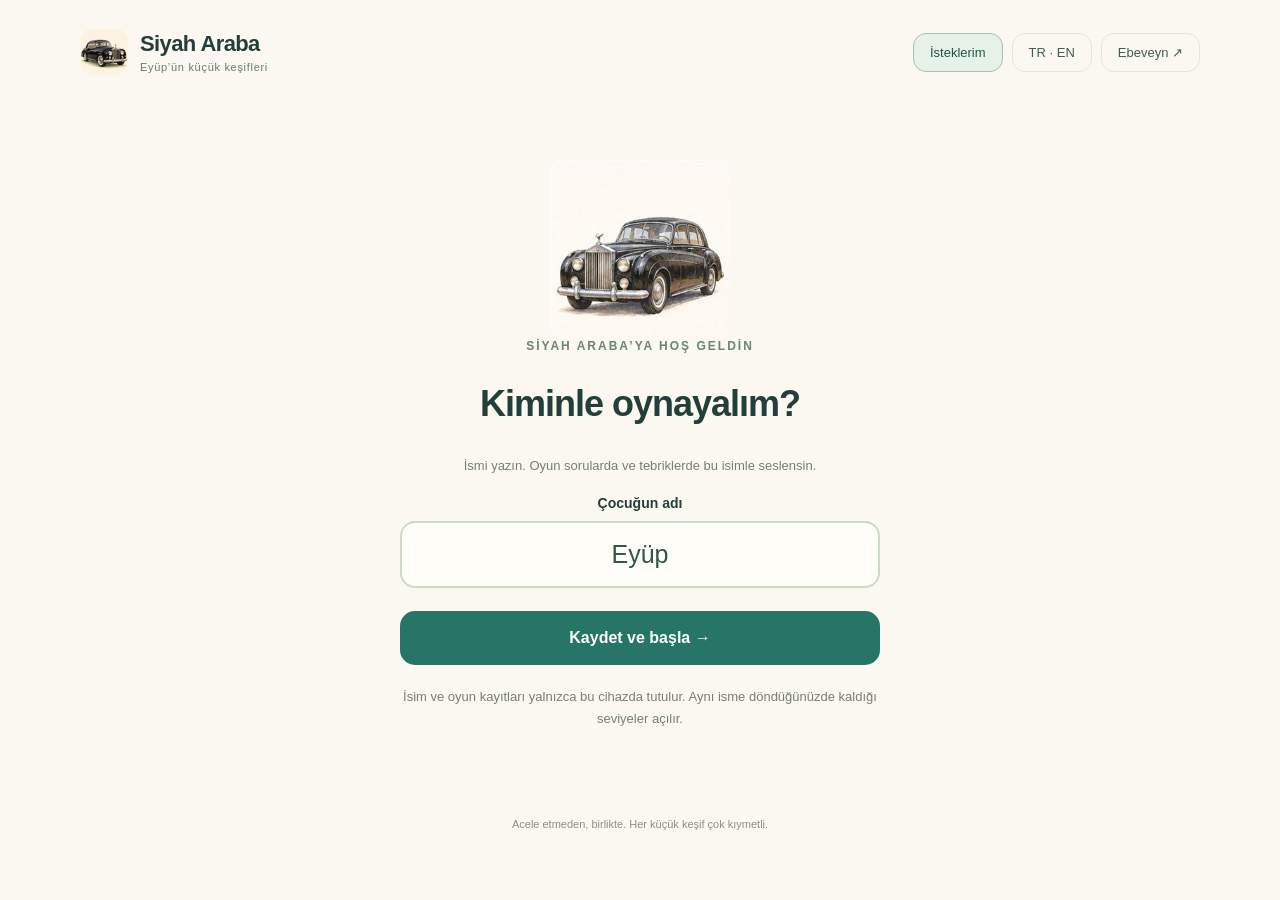
<file: index.html>
<!doctype html>
<html lang="tr"><head><meta charset="utf-8"><meta name="viewport" content="width=device-width,initial-scale=1"><meta name="theme-color" content="#267567"><meta name="description" content="Nesneleri, renkleri ve sayıları dokunarak keşfet. Türkçe ve İngilizce sesli öğrenme oyunu."><link rel="preload" as="image" href="police-512.jpg" fetchpriority="high"><link rel="manifest" href="manifest.webmanifest"><link rel="icon" href="icon-192.png"><link rel="apple-touch-icon" href="icon-192.png"><link rel="stylesheet" href="style.css?v=19"><title>Siyah Araba · Eyüp</title></head>
<body><header inert><a class="brand" href="./" aria-label="Ana sayfa"><span class="brand-icon">✦</span><span>minik keşifler<small>küçük adımlar, güzel keşifler</small></span></a><nav><button id="language" class="quiet" aria-label="Dil değiştir">TR / EN</button><button id="parent" class="quiet">Ebeveyn ↗</button></nav></header><section id="bootLoading" class="visual-loading" role="status"><h2>Uygulama hazırlanıyor…</h2><p>Birlikte biraz bekleyelim.</p></section><main id="app" class="visual-wait" aria-busy="true"></main><footer id="footer"></footer><dialog id="settings"><form method="dialog"><div class="dialog-head"><h2 id="settingsTitle">Ebeveyn alanı</h2><button class="quiet" aria-label="Kapat">✕</button></div><div id="settingsBody"></div></form></dialog><script src="app.js?v=19"></script><script src="learning.js?v=19"></script><script src="extras.js?v=19"></script><script src="lesson.js?v=19"></script><script src="communication.js?v=19"></script><script src="effects.js?v=19"></script><script src="expansion.js?v=19"></script><script src="games.js?v=19"></script><script src="pairs.js?v=19"></script><script src="basket.js?v=19"></script><script src="deepening.js?v=19"></script><script src="needs.js?v=19"></script><script src="explore-data.js?v=19"></script><script src="attention-data.js?v=19"></script><script src="explore.js?v=19"></script><script src="attention-interactive.js?v=19"></script><script src="updates.js?v=19"></script><script src="profile.js?v=19"></script><script src="navigation.js?v=19"></script><script src="readiness.js?v=19"></script></body></html>
</file>
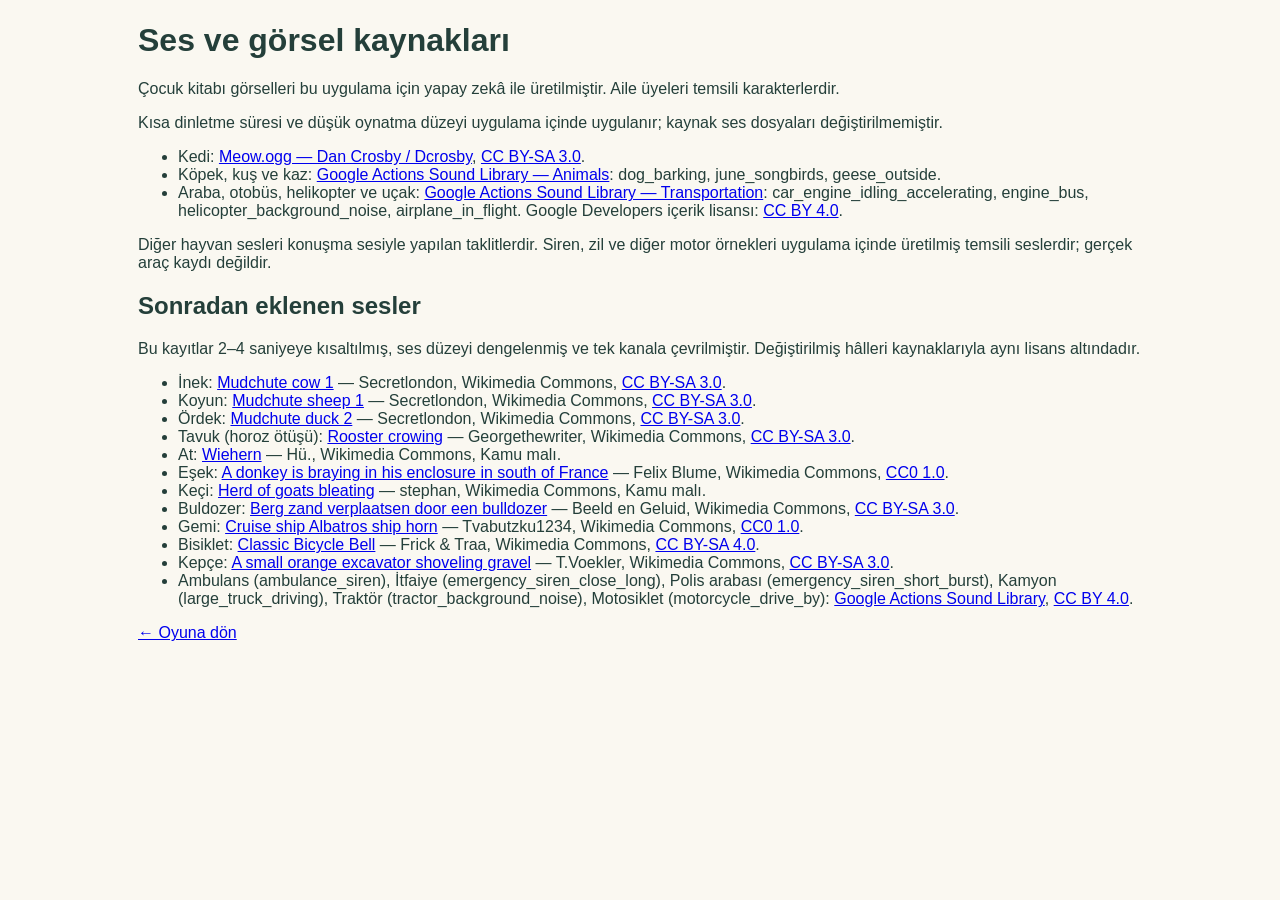
<file: credits.html>
<!doctype html><html lang="tr"><meta charset="utf-8"><meta name="viewport" content="width=device-width,initial-scale=1"><title>Ses ve görsel kaynakları · Siyah Araba</title><link rel="stylesheet" href="style.css"><main><h1>Ses ve görsel kaynakları</h1><p>Çocuk kitabı görselleri bu uygulama için yapay zekâ ile üretilmiştir. Aile üyeleri temsili karakterlerdir.</p><p>Kısa dinletme süresi ve düşük oynatma düzeyi uygulama içinde uygulanır; kaynak ses dosyaları değiştirilmemiştir.</p><ul><li>Kedi: <a href="https://commons.wikimedia.org/wiki/File:Meow.ogg">Meow.ogg — Dan Crosby / Dcrosby</a>, <a href="https://creativecommons.org/licenses/by-sa/3.0/">CC BY-SA 3.0</a>.</li><li>Köpek, kuş ve kaz: <a href="https://developers.google.com/assistant/tools/sound-library/animals">Google Actions Sound Library — Animals</a>: dog_barking, june_songbirds, geese_outside.</li><li>Araba, otobüs, helikopter ve uçak: <a href="https://developers.google.com/assistant/tools/sound-library/transportation">Google Actions Sound Library — Transportation</a>: car_engine_idling_accelerating, engine_bus, helicopter_background_noise, airplane_in_flight. Google Developers içerik lisansı: <a href="https://creativecommons.org/licenses/by/4.0/">CC BY 4.0</a>.</li></ul><p>Diğer hayvan sesleri konuşma sesiyle yapılan taklitlerdir. Siren, zil ve diğer motor örnekleri uygulama içinde üretilmiş temsili seslerdir; gerçek araç kaydı değildir.</p><h2>Sonradan eklenen sesler</h2><p>Bu kayıtlar 2–4 saniyeye kısaltılmış, ses düzeyi dengelenmiş ve tek kanala çevrilmiştir. Değiştirilmiş hâlleri kaynaklarıyla aynı lisans altındadır.</p><ul><li>İnek: <a href="https://commons.wikimedia.org/w/index.php?curid=2185049">Mudchute cow 1</a> — Secretlondon, Wikimedia Commons, <a href="https://creativecommons.org/licenses/by-sa/3.0/">CC BY-SA 3.0</a>.</li><li>Koyun: <a href="https://commons.wikimedia.org/w/index.php?curid=2185055">Mudchute sheep 1</a> — Secretlondon, Wikimedia Commons, <a href="https://creativecommons.org/licenses/by-sa/3.0/">CC BY-SA 3.0</a>.</li><li>Ördek: <a href="https://commons.wikimedia.org/wiki/File:Mudchute_duck_2.ogg">Mudchute duck 2</a> — Secretlondon, Wikimedia Commons, <a href="https://creativecommons.org/licenses/by-sa/3.0/">CC BY-SA 3.0</a>.</li><li>Tavuk (horoz ötüşü): <a href="https://commons.wikimedia.org/wiki/File:Rooster_crowing.oga">Rooster crowing</a> — Georgethewriter, Wikimedia Commons, <a href="https://creativecommons.org/licenses/by-sa/3.0/">CC BY-SA 3.0</a>.</li><li>At: <a href="https://commons.wikimedia.org/wiki/File:Wiehern.ogg">Wiehern</a> — Hü., Wikimedia Commons, Kamu malı.</li><li>Eşek: <a href="https://commons.wikimedia.org/wiki/File:157763_felix-blume_a-donkey-is-braying-in-his-enclosure-in-south-of-france.wav">A donkey is braying in his enclosure in south of France</a> — Felix Blume, Wikimedia Commons, <a href="https://creativecommons.org/publicdomain/zero/1.0/">CC0 1.0</a>.</li><li>Keçi: <a href="https://commons.wikimedia.org/wiki/File:Herd_of_goats_bleating.ogg">Herd of goats bleating</a> — stephan, Wikimedia Commons, Kamu malı.</li><li>Buldozer: <a href="https://commons.wikimedia.org/wiki/File:Berg_zand_verplaatsen_door_een_bulldozer_-_SoundCloud_-_Beeld_en_Geluid.ogg">Berg zand verplaatsen door een bulldozer</a> — Beeld en Geluid, Wikimedia Commons, <a href="https://creativecommons.org/licenses/by-sa/3.0/">CC BY-SA 3.0</a>.</li><li>Gemi: <a href="https://commons.wikimedia.org/w/index.php?curid=19478456">Cruise ship Albatros ship horn</a> — Tvabutzku1234, Wikimedia Commons, <a href="https://creativecommons.org/publicdomain/zero/1.0/">CC0 1.0</a>.</li><li>Bisiklet: <a href="https://commons.wikimedia.org/w/index.php?curid=58424105">Classic Bicycle Bell</a> — Frick & Traa, Wikimedia Commons, <a href="https://creativecommons.org/licenses/by-sa/4.0/">CC BY-SA 4.0</a>.</li><li>Kepçe: <a href="https://commons.wikimedia.org/w/index.php?curid=11124729">A small orange excavator shoveling gravel</a> — T.Voekler, Wikimedia Commons, <a href="https://creativecommons.org/licenses/by-sa/3.0/">CC BY-SA 3.0</a>.</li><li>Ambulans (ambulance_siren), İtfaiye (emergency_siren_close_long), Polis arabası (emergency_siren_short_burst), Kamyon (large_truck_driving), Traktör (tractor_background_noise), Motosiklet (motorcycle_drive_by): <a href="https://developers.google.com/assistant/tools/sound-library">Google Actions Sound Library</a>, <a href="https://creativecommons.org/licenses/by/4.0/">CC BY 4.0</a>.</li></ul><p><a href="./">← Oyuna dön</a></p></main></html>
</file>
<file: style.css>
:root{font-family:ui-rounded,'Trebuchet MS',Arial,sans-serif;color:#243f3a;background:#faf8f1;font-synthesis:none;--green:#267567;--line:#e1e7dc}*{box-sizing:border-box}body{margin:0}button,a,input,select{font:inherit}button,a{-webkit-tap-highlight-color:transparent}button{cursor:pointer}button:focus-visible,a:focus-visible,select:focus-visible,input:focus-visible{outline:4px solid #d28a20;outline-offset:4px}header{max-width:1180px;margin:auto;padding:28px 30px;display:flex;align-items:center;justify-content:space-between;gap:12px}.brand{display:flex;align-items:center;gap:12px;text-decoration:none;color:inherit;font-weight:800;font-size:22px;letter-spacing:-.6px}.brand-icon{display:grid;place-items:center;background:#e1eeda;color:#39775e;width:48px;height:48px;border-radius:17px;font-size:32px}.brand small{display:block;font-size:11px;font-weight:400;letter-spacing:.7px;margin-top:4px;color:#6c7c70}nav{display:flex;gap:9px}.quiet{border:1px solid var(--line);background:transparent;border-radius:13px;padding:11px 16px;color:#425d54;font-size:13px}main{max-width:1060px;margin:22px auto 0;padding:0 28px}.eyebrow{font-size:12px;letter-spacing:2px;font-weight:700;color:#6c8472;text-transform:uppercase}.hero{display:flex;justify-content:space-between;gap:20px;align-items:center;padding:5px 0 25px}.hero h1{font-size:clamp(32px,4.5vw,51px);letter-spacing:-2px;line-height:1.13;margin:15px 0}.hero h1 em{font-style:normal;color:var(--green)}.hero p{color:#738175;line-height:1.7;font-size:15px;max-width:420px}.hero-art{width:220px;flex-shrink:0}.section-title{display:flex;justify-content:space-between;align-items:center;margin:10px 0 18px}.section-title h2{font-size:18px;margin:0}.tag{font-size:12px;color:#6a7c6d;background:#edf0e5;border-radius:20px;padding:8px 13px}.categories{display:grid;grid-template-columns:repeat(3,1fr);gap:17px}.category{border:1px solid rgba(52,86,66,.09);background:var(--tint);border-radius:23px;padding:19px 22px;text-align:left;color:inherit;transition:transform .15s;position:relative;min-height:205px}.category:hover{transform:translateY(-3px)}.category .art{height:108px;display:flex;justify-content:center}.art svg{height:100%;max-width:100%}.category h3{font-size:19px;margin:11px 0 5px}.category p{margin:0;font-size:12px;color:#68796e}.category .arrow{position:absolute;bottom:24px;right:21px;font-size:23px;color:#5b7e69}.note{margin:23px 0;padding:16px 20px;border:1px solid var(--line);border-radius:16px;display:flex;gap:12px;align-items:center;font-size:13px;color:#6a7b6e}.note strong{color:#415f50}footer{text-align:center;font-size:11px;color:#899187;padding:20px 18px 25px}.game-top{display:flex;justify-content:space-between;align-items:center;margin-bottom:24px}.progress{display:flex;gap:8px}.dot{width:12px;height:12px;border-radius:50%;background:#e0e5d9}.dot.done{background:var(--green)}.dot.current{outline:2px solid var(--green);outline-offset:3px}.question{text-align:center}.question h1{font-size:clamp(28px,4vw,42px);letter-spacing:-1px;margin:18px 0}.primary{background:var(--green);color:white;border:0;border-radius:15px;padding:17px 25px;font-weight:700;min-height:54px}.listen{background:#e8f0df;color:#2d6755;border:0;padding:13px 20px;border-radius:30px}.choices{display:grid;grid-template-columns:repeat(var(--count),1fr);gap:22px;margin:30px auto 20px;max-width:800px}.choice{border:3px solid #e4e8dc;border-radius:27px;background:#fffdf7;padding:22px 12px;color:#355346;min-height:235px}.choice .art{height:160px;display:flex;align-items:center;justify-content:center}.choice.selected{border-color:#267567;background:#edf4e4}.choice span{display:block;font-size:21px;font-weight:700;margin-top:14px}.choice:disabled{opacity:1;color:#355346;cursor:default}.feedback{min-height:86px;text-align:center;font-size:20px;font-weight:700;display:flex;align-items:center;justify-content:center;flex-direction:column;gap:13px}.feedback p{margin:0}.subtle{font-size:13px;color:#7c877b;font-weight:400}.complete{text-align:center;max-width:620px;margin:55px auto}.complete .art{height:170px}.complete h1{font-size:38px}.complete p{color:#728071;line-height:1.7}.actions{display:flex;justify-content:center;gap:12px;margin-top:28px;flex-wrap:wrap}.number-art{font-size:100px;font-weight:800;line-height:1.2;color:#387965}.count-items{display:flex;flex-wrap:wrap;justify-content:center;gap:8px;margin:20px auto;max-width:460px}.count-items svg{width:65px;height:65px}.sound-note{max-width:720px;margin:15px auto;padding:12px 16px;background:#fff0d8;border-radius:12px;font-size:13px;line-height:1.6}dialog{border:1px solid var(--line);border-radius:24px;width:min(540px,calc(100% - 26px));padding:25px;color:#294c40;background:#fffdf7}dialog::backdrop{background:#203c3466}.dialog-head{display:flex;align-items:center;justify-content:space-between;gap:12px}.dialog-head h2{font-size:23px}label{display:block;margin:18px 0 7px;font-weight:700;font-size:14px}select,input[type=number]{width:100%;padding:12px;border:1px solid #d4ddcd;border-radius:10px;background:white;color:#294c40}input[type=range]{width:100%;accent-color:var(--green)}.setting-note{font-size:13px;line-height:1.7;color:#758171}.settings-row{margin:18px 0}.settings-row input{accent-color:var(--green)}.install{margin-left:auto;white-space:nowrap}.hidden{display:none!important}@media(max-width:650px){header{padding:20px 18px}.brand{font-size:18px;gap:8px}.brand-icon{width:38px;height:38px}.brand small{font-size:9px;letter-spacing:0}nav{gap:5px}.quiet{padding:10px;font-size:12px}main{padding:0 18px;margin-top:10px}.hero-art{width:125px}.hero{gap:5px}.hero h1{font-size:34px;letter-spacing:-1.3px}.hero p{font-size:13px}.categories{grid-template-columns:repeat(2,1fr);gap:12px}.category{padding:16px;min-height:185px}.category .art{height:95px}.category h3{font-size:17px}.category .arrow{right:15px}.tag{font-size:10px;padding:7px 10px}.note{font-size:12px;flex-wrap:wrap}.choices{gap:12px;margin-top:24px}.choice{padding:15px 7px;min-height:195px}.choice .art{height:120px}.choice span{font-size:17px}.choices.three{grid-template-columns:repeat(2,1fr)}.choices.three .choice:last-child{grid-column:1/-1;width:calc(50% - 6px);justify-self:center}.number-art{font-size:80px}.question h1{font-size:30px}.game-top{margin-bottom:18px}}@media(prefers-reduced-motion:reduce){*{transition:none!important;scroll-behavior:auto!important}}

.learning-start{justify-content:space-between;align-items:center}.learning-start>div{min-width:0;line-height:1.7}.learning-start .primary{flex-shrink:0}.level-card{margin:22px 0;padding:16px;background:#f3f5eb;border-radius:16px;min-width:0}.level-card h3{margin:2px 0 12px}.level-card select{max-width:100%;font-size:13px}.parent-learning{padding-bottom:20px;border-bottom:1px solid #dce3d4}.record-scroll{overflow-x:auto}.records{width:100%;font-size:12px;border-collapse:collapse;text-align:left}.records caption{text-align:left;font-size:11px;color:#68796a;margin-bottom:9px}.records th,.records td{padding:9px 6px;border-bottom:1px solid #dbe2d1}.mode-cards{display:grid;grid-template-columns:1fr 1fr;gap:22px;max-width:700px;margin:32px auto}.mode-cards .category{text-align:center}.teaching-feature{display:flex;align-items:center;justify-content:center;gap:30px;padding:25px;background:#edf2e4;border-radius:26px}.teaching-feature>.art{height:220px;width:280px;display:flex;align-items:center;justify-content:center;flex-shrink:0}.teaching-feature h1{font-size:32px;margin:16px 0 22px}.lesson-board{display:grid;grid-template-columns:repeat(5,1fr);gap:12px;margin:18px 0 30px}.lesson-tile{padding:12px 7px;background:#fffdf7;border:2px solid #e1e7d7;border-radius:18px;color:#355346}.lesson-tile.chosen{border-color:#267567;background:#e6efdf}.lesson-tile .art{height:90px;display:flex;align-items:center;justify-content:center}.lesson-tile span{display:block;margin-top:6px;font-size:14px}.choices.four .choice .art{height:125px}.choices.four .choice{min-height:200px}.choices.four .choice span{font-size:18px}@media(max-width:650px){.lesson-board{grid-template-columns:repeat(3,1fr);gap:9px}.lesson-tile .art{height:76px}.lesson-tile span{font-size:12px}.teaching-feature{flex-direction:column;gap:7px;padding:18px;text-align:center}.teaching-feature>.art{height:170px;width:230px}.teaching-feature h1{font-size:25px;margin:12px 0 16px}.mode-cards{gap:12px}.mode-cards .category{padding:13px}.mode-cards .category p{line-height:1.7}.choices.four{grid-template-columns:repeat(2,1fr)}.choices.four .choice .art{height:100px}.choices.four .choice{min-height:162px}.choices.four .choice span{font-size:16px}.learning-start{align-items:flex-start}.learning-start>div{flex:1;min-width:150px}.game-top{gap:8px;flex-wrap:wrap}}

.art{align-items:center}.picturebook{height:100%;width:auto;aspect-ratio:1;max-width:100%;background-size:400% 400%;background-repeat:no-repeat;border-radius:12px;flex-shrink:0}.complete .art{display:flex;justify-content:center}.standalone-art{height:100%;width:100%;object-fit:contain;border-radius:12px}.count-items .picturebook{width:65px;height:65px}.effect-actions{display:flex;gap:8px;justify-content:center;margin-top:14px;flex-wrap:wrap}.dialogue-scene{max-width:660px;margin:20px auto;text-align:center}.dialogue-scene>.art{height:240px;display:flex;justify-content:center}.speech-bubble{display:flex;align-items:center;justify-content:space-between;gap:15px;flex-wrap:wrap;text-align:left;border:1px solid #d6dfcd;border-radius:22px;padding:20px 24px;margin:16px 0;width:100%;color:#315d4b;background:#eaf0e0;font-size:23px}.speech-bubble small{display:block;width:100%;font-size:12px;color:#71836d}.speech-bubble.child{background:#f4e8d5;border-color:#ead9be}.choices.four .art .picturebook{height:100%;max-width:100%}@media(max-width:650px){.dialogue-scene>.art{height:200px}.speech-bubble{font-size:19px;padding:17px}.lesson-board .picturebook{max-width:100%}.choices .picturebook{max-width:100%}}

.name-entry{max-width:520px;margin:35px auto;text-align:center;padding:20px}.name-entry>.art{height:180px;display:flex;justify-content:center}.name-entry h1{font-size:36px;letter-spacing:-1px}.name-entry input{display:block;width:100%;border:2px solid #cbdac4;border-radius:15px;background:#fffdf7;padding:17px;color:#315748;font-size:25px;text-align:center;margin:10px 0 15px}.name-entry label{font-size:14px}.name-entry .primary{width:100%;margin:8px 0}.profile-strip{display:flex;align-items:center;justify-content:space-between;gap:12px;font-size:13px;color:#70816e;margin:8px 0 24px;padding:4px}.profile-strip .quiet{font-size:12px}

.lesson-pages{margin:8px 0 30px;align-items:center}.lesson-pages button:disabled{opacity:.4;cursor:default}.level-card select{min-width:0;text-overflow:ellipsis}.lesson-board .lesson-tile.hidden{display:none!important}

.more-games{max-width:900px;margin:34px auto}.more-games h2{text-align:center;font-size:19px}.mini-menu{display:grid;grid-template-columns:repeat(3,1fr);gap:15px}.mini-menu .category{padding:17px}.mini-menu p{line-height:1.6}.mini-reference{height:145px;display:flex;justify-content:center;margin:18px auto 4px}.memory-preview{display:grid;grid-template-columns:repeat(var(--cards),1fr);gap:12px;max-width:450px;margin:20px auto}.memory-card{display:grid;place-items:center;min-height:145px;background:#fffdf7;border:2px solid #dbe3d0;border-radius:18px;padding:12px}.memory-card .art{height:120px;display:flex;justify-content:center;width:100%}.missing-mark{font-size:70px;font-weight:800;color:#76967e}.puzzle-model{height:110px;display:flex;justify-content:center;margin:18px auto}.puzzle-board{display:grid;grid-template-columns:repeat(var(--cols),1fr);grid-template-rows:repeat(var(--rows),1fr);width:min(330px,100%);aspect-ratio:1;margin:22px auto;border:3px solid #d8e1cf;border-radius:14px;overflow:hidden;background:#fffdf7}.puzzle-piece{position:relative;border:2px solid #dde5d3;padding:0;overflow:hidden;background:#fffdf7;min-width:0;min-height:0}.puzzle-piece.selected{border:4px solid #267567;box-shadow:inset 0 0 0 2px #fff}.piece-image{position:absolute;top:0;left:0;pointer-events:none}.piece-image>.art{width:100%;height:100%;display:flex;justify-content:center}.puzzle-piece:disabled{opacity:1;cursor:default}@media(max-width:650px){.mini-menu{grid-template-columns:repeat(2,1fr);gap:12px}.mini-menu .category{min-height:200px}.mini-menu .category:last-child{grid-column:1/-1;max-width:240px;width:100%;justify-self:center}.mini-reference{height:115px}.memory-card{min-height:115px;padding:6px}.memory-card .art{height:100px}.puzzle-board{width:min(310px,100%)}}
.needs-entry{display:flex;gap:12px;flex-wrap:wrap;margin:22px 0}.needs-tabs{display:flex;gap:8px;flex-wrap:wrap;justify-content:center;margin:20px auto}.needs-tabs .active,.need-card.active{outline:3px solid #267567;outline-offset:2px}.needs-message{padding:18px;background:#e6f1e8;border-radius:22px;text-align:center;margin:18px auto;max-width:700px}.needs-message p{font-size:clamp(24px,5vw,34px);font-weight:700;margin:6px 0 16px}.needs-grid{display:grid;grid-template-columns:repeat(3,minmax(0,1fr));gap:14px;max-width:850px;margin:20px auto}.need-card{border:2px solid #dbe3d0;border-radius:22px;background:#fffdf7;padding:14px;color:#315d4b;font:inherit;font-size:20px;line-height:1.35;min-width:0}.need-card .art{display:flex;justify-content:center;height:155px;margin-bottom:12px}.need-card span{display:block}.sentence-objects{display:grid;grid-template-columns:repeat(4,minmax(0,1fr));gap:12px;max-width:850px;margin:20px auto}.sentence-objects .art{height:100px}.sentence-build{max-width:850px;padding:22px;margin:24px auto;background:#e6f1e8;border-radius:24px;text-align:center}.sentence-result{font-size:28px;font-weight:700;line-height:1.5}.word-cards{display:flex;flex-wrap:wrap;justify-content:center;gap:10px;margin:18px auto}.word-card{font-size:23px;min-height:64px}.word-card:disabled{opacity:.5}#quickNeeds{background:#e6f1e8;color:#205746;border:1px solid #a7c2ad}@media(max-width:650px){header{flex-wrap:wrap;gap:10px}header nav{display:flex;gap:5px;flex-wrap:wrap}.needs-grid{grid-template-columns:repeat(2,minmax(0,1fr));gap:10px}.need-card{padding:10px;font-size:18px}.need-card .art{height:125px}.sentence-objects{grid-template-columns:repeat(2,minmax(0,1fr))}.sentence-objects .art{height:110px}.needs-entry>*{flex:1 1 100%}.needs-tabs button{font-size:15px}.word-card{font-size:20px}.sentence-result{font-size:24px}}
.visual-wait> :not(.visual-loading){display:none!important}.visual-loading{min-height:300px;padding:60px 20px;text-align:center;background:#e6f1e8;border-radius:24px;margin:28px auto;max-width:700px}.visual-loading h2{font-size:25px}.visual-loading button{margin:10px 6px}
.pair-board{display:grid;grid-template-columns:repeat(4,minmax(0,1fr));gap:12px;max-width:700px;margin:22px auto}.pair-card{position:relative;aspect-ratio:1;border:3px solid #b6cebf;border-radius:20px;background:#e1ede6;color:#267567;padding:10px;min-width:0}.pair-card .pair-back{font-size:55px}.pair-card .pair-front{position:absolute;inset:10px;display:flex;justify-content:center;align-items:center;visibility:hidden}.pair-card.open .pair-back{visibility:hidden}.pair-card.open .pair-front{visibility:visible}.pair-card.open{background:#fffdf7}.pair-card:disabled{opacity:1}.pair-card.matched{visibility:hidden}.mini-menu .category:last-child{grid-column:auto;max-width:none;width:auto}@media(max-width:650px){.pair-board{gap:8px}.pair-card{border-radius:14px;padding:5px}.pair-card .pair-front{inset:5px}.pair-card .pair-back{font-size:36px}.mini-menu{grid-template-columns:repeat(2,minmax(0,1fr))}}
.basket-tray{display:flex;flex-wrap:wrap;justify-content:center;gap:16px;margin:24px auto;max-width:750px;min-height:160px}.basket-fruit{border:2px solid #d8dfcd;background:#fffdf6;border-radius:20px;padding:12px;font:inherit;color:#315d4b;min-width:110px}.basket-fruit .art{height:120px;display:flex;justify-content:center}.basket-fruit span{display:block;margin-top:8px}.basket-box{position:relative;border:6px solid #ae7e45;border-radius:24px 24px 60px 60px;background:repeating-linear-gradient(0deg,#e9cc9f 0 12px,#e0bc85 12px 15px);max-width:720px;margin:50px auto 25px;padding:16px;text-align:center;min-height:190px}.basket-box h2{font-size:20px;margin:3px 0 15px}.basket-handle{position:absolute;left:25%;width:50%;height:50px;top:-42px;border:8px solid #ae7e45;border-bottom:0;border-radius:100px 100px 0 0;z-index:-1}.basket-inside{display:flex;justify-content:center;gap:12px;flex-wrap:wrap}.basket-inside .basket-fruit{min-width:90px;padding:7px}.basket-inside .art{height:95px}.basket-question{text-align:center;max-width:800px;margin:25px auto}.basket-big{height:260px;display:flex;justify-content:center;margin:25px auto}.basket-answer{font-size:28px;font-weight:700;min-height:40px}.basket-question .actions{flex-wrap:wrap}@media(max-width:650px){.basket-fruit{min-width:100px;padding:9px}.basket-fruit .art{height:100px}.basket-inside .art{height:75px}.basket-big{height:210px}.basket-box{margin-top:45px;padding:12px}.basket-inside{gap:8px}}
.explore-entry{margin:30px 0}.explore-entry h2{text-align:center}.explore-part-grid{display:grid;grid-template-columns:repeat(3,minmax(0,1fr));gap:15px;margin:25px auto;max-width:1000px}.explore-part-grid .category{min-height:170px}.explore-part-grid h2{font-size:26px}.explore-main{max-width:650px;margin:22px auto;text-align:center}.scene-art{display:flex;justify-content:center;align-items:center;height:250px}.explore-options{display:grid;grid-template-columns:repeat(2,minmax(0,1fr));gap:15px;max-width:780px;margin:22px auto}.explore-choice{border:2px solid #d6dfcd;background:#fffdf7;border-radius:22px;padding:15px;min-width:0;font:inherit;color:#315d4b;text-align:center;font-size:21px;line-height:1.4}.explore-choice .scene-art{height:165px}.explore-choice .number-art{font-size:85px}.explore-choice span{display:block;margin-top:12px}.explore-choice.model{border:4px solid #267567}.explore-choice:disabled{opacity:1}.explore-context{font-size:22px;line-height:1.5;background:#e7ede2;padding:15px;border-radius:18px;max-width:800px;margin:10px auto}.explore-teaching,.explore-speaking{text-align:center;max-width:850px;margin:20px auto}.explore-teaching>.explore-choice{max-width:450px;margin:auto}.explore-setting{display:grid;grid-template-columns:minmax(120px,1fr) minmax(160px,2fr);gap:7px 14px;align-items:center;border-bottom:1px solid #dbe3d0;padding:13px 0}.explore-setting small{grid-column:1/-1;line-height:1.5;color:#5b7464}.explore-setting label{margin:0}.fill-glass{height:190px;width:auto;max-width:100%}.explore-count{display:grid;grid-template-columns:repeat(5,minmax(0,1fr));gap:8px;max-width:520px;margin:20px auto;min-height:85px}.explore-count .art{display:flex;justify-content:center;height:80px}.location-scene{position:relative;width:min(330px,100%);height:250px;background:linear-gradient(#f5f8ed 0 82%,#e6dcc4 82%);border-radius:20px;margin:auto;overflow:hidden}.loc-anchor{position:absolute;left:20%;top:35%;width:60%;height:60%}.loc-anchor>.art{height:100%;display:flex;justify-content:center}.loc-object{position:absolute;left:40%;top:8%;width:20%;height:30%;display:flex;justify-content:center}.loc-under .loc-object{top:61%;height:30%}.loc-next .loc-object{left:0;top:57%;width:25%}.loc-in .loc-object{top:39%;left:37%;width:26%;z-index:1}.loc-basket{border:6px solid #aa7945;background:repeating-linear-gradient(0deg,#d4ab73 0 10px,#bd945e 10px 13px);height:70%;border-radius:12px 12px 40px 40px;margin-top:25%;position:relative}.loc-in .loc-anchor{z-index:2;pointer-events:none}.loc-in .loc-basket{background:repeating-linear-gradient(0deg,#d4ab73 0 10px,#bd945e 10px 13px);margin-top:45%;height:55%}.explore-choice .location-scene{height:180px}.explore-choice .fill-glass{height:160px}@media(max-width:650px){.explore-part-grid{grid-template-columns:repeat(2,minmax(0,1fr));gap:10px}.explore-part-grid h2{font-size:23px}.explore-part-grid .category{min-height:155px;padding:15px}.explore-options{gap:10px}.explore-choice{padding:10px;font-size:18px}.explore-choice .scene-art{height:125px}.explore-main .scene-art{height:210px}.explore-context{font-size:19px}.explore-setting{grid-template-columns:1fr}.explore-count .art{height:52px}.explore-count{gap:4px}.explore-choice .location-scene{height:150px}.explore-choice .fill-glass{height:130px}}
.scene-art>svg{height:100%;max-width:100%;width:auto}.silhouette>svg{filter:brightness(0);opacity:.8}.half-image{width:220px;height:180px;max-width:100%;margin:auto}.half-full{width:100%;height:100%;display:flex;justify-content:center}.half-full>svg{width:100%;height:100%}.half-full.left{clip-path:inset(0 50% 0 0)}.half-full.right{clip-path:inset(0 0 0 50%)}.crowd-scene{position:relative;width:100%;height:380px;background:linear-gradient(#eaf5fc 0 28%,#e9f1de 28% 100%);border:2px solid #c6d9bf;border-radius:24px;overflow:hidden}.crowd-object{position:absolute;width:19%;height:20%;display:flex;justify-content:center}.coding-scene{background:#f4f1e6;border-radius:24px;padding:20px}.coding-scene h2{font-size:21px}.coding-scene h3{font-size:18px}.code-key,.code-examples{display:flex;gap:12px;justify-content:center;flex-wrap:wrap}.code-rule{display:flex;align-items:center;gap:8px;border:1px solid #d6dfcd;border-radius:16px;padding:8px;background:#fffdf7}.code-rule .art{height:48px;width:48px;display:flex;justify-content:center}.code-rule span{font-size:25px}.code-task{display:flex;justify-content:center;align-items:center;gap:15px;margin:20px 0}.code-shapes,.code-numbers{display:flex;gap:10px;align-items:center}.code-shapes .art{height:55px;width:55px}.code-numbers span{font-size:30px;min-width:25px}.code-gap{padding:8px;background:#d8e8d5;border:2px dashed #267567;border-radius:10px}.drawing-columns{display:grid;grid-template-columns:1fr 1fr;gap:25px;margin:25px auto;max-width:950px}.drawing-columns h2{text-align:center;font-size:22px}.drawing-pad{display:block;aspect-ratio:1;width:100%;height:auto;background:#fffdf8;border:3px solid #b8cebd;border-radius:20px;touch-action:none;user-select:none}.dot-group{cursor:pointer}.dot-group:focus{outline:none}.dot-group:focus circle{stroke:#dd9e42;stroke-width:5}.maze-board{position:relative;width:min(440px,100%);aspect-ratio:1;margin:25px auto;touch-action:none}.maze-board svg{width:100%;height:100%;touch-action:none;display:block}.maze-bird,.maze-nest{position:absolute;display:flex;justify-content:center;align-items:center;padding:9px;pointer-events:none}.maze-bird .picturebook,.maze-nest .picturebook{width:100%;height:100%}.maze-status{text-align:center;font-size:21px;min-height:32px}.maze-controls{display:grid;grid-template-columns:repeat(4,68px);justify-content:center;gap:10px;margin:22px auto}.maze-controls button{font-size:30px;min-height:64px}@media(max-width:650px){.half-image{height:135px;width:170px}.crowd-scene{height:350px}.code-rule .art{width:36px;height:36px}.code-key,.code-examples{gap:6px}.code-rule{padding:5px;gap:4px}.code-rule span{font-size:21px}.code-task{gap:8px}.code-shapes,.code-numbers{gap:5px}.code-shapes .art{width:35px;height:35px}.code-numbers span{font-size:25px;min-width:20px}.drawing-columns{gap:10px}.drawing-columns h2{font-size:18px}.drawing-columns .actions{gap:5px}.drawing-columns button{padding:10px;font-size:14px}.maze-bird,.maze-nest{padding:6px}.maze-controls{grid-template-columns:repeat(4,60px);gap:8px}}
.explore-entry .mini-menu{grid-template-columns:repeat(4,minmax(0,1fr))}.explore-entry .category{padding:15px}.explore-entry .category h3{font-size:21px}@media(max-width:650px){.explore-entry .mini-menu{grid-template-columns:repeat(2,minmax(0,1fr))}}
.crowd-backdrop{position:absolute;inset:0;width:100%;height:100%;object-fit:cover}.crowd-object{height:16%;mix-blend-mode:multiply}
</file>
